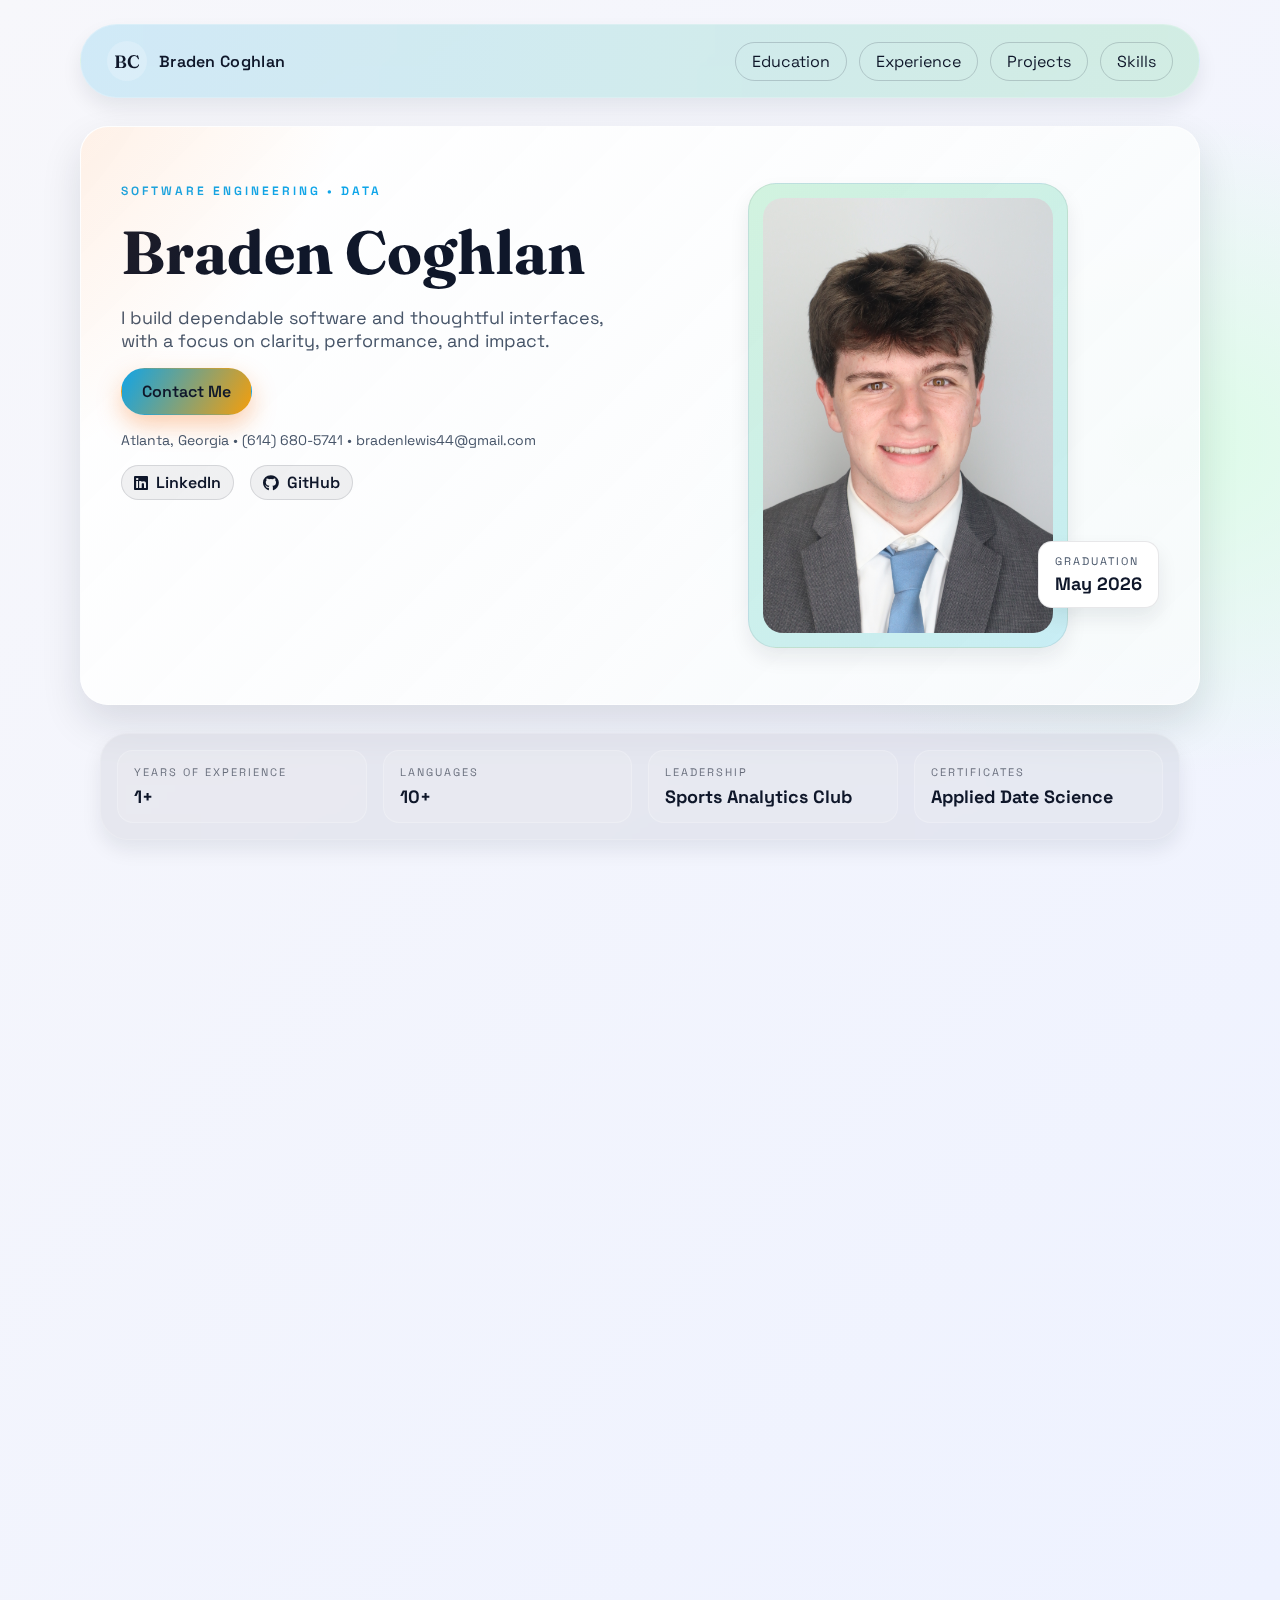
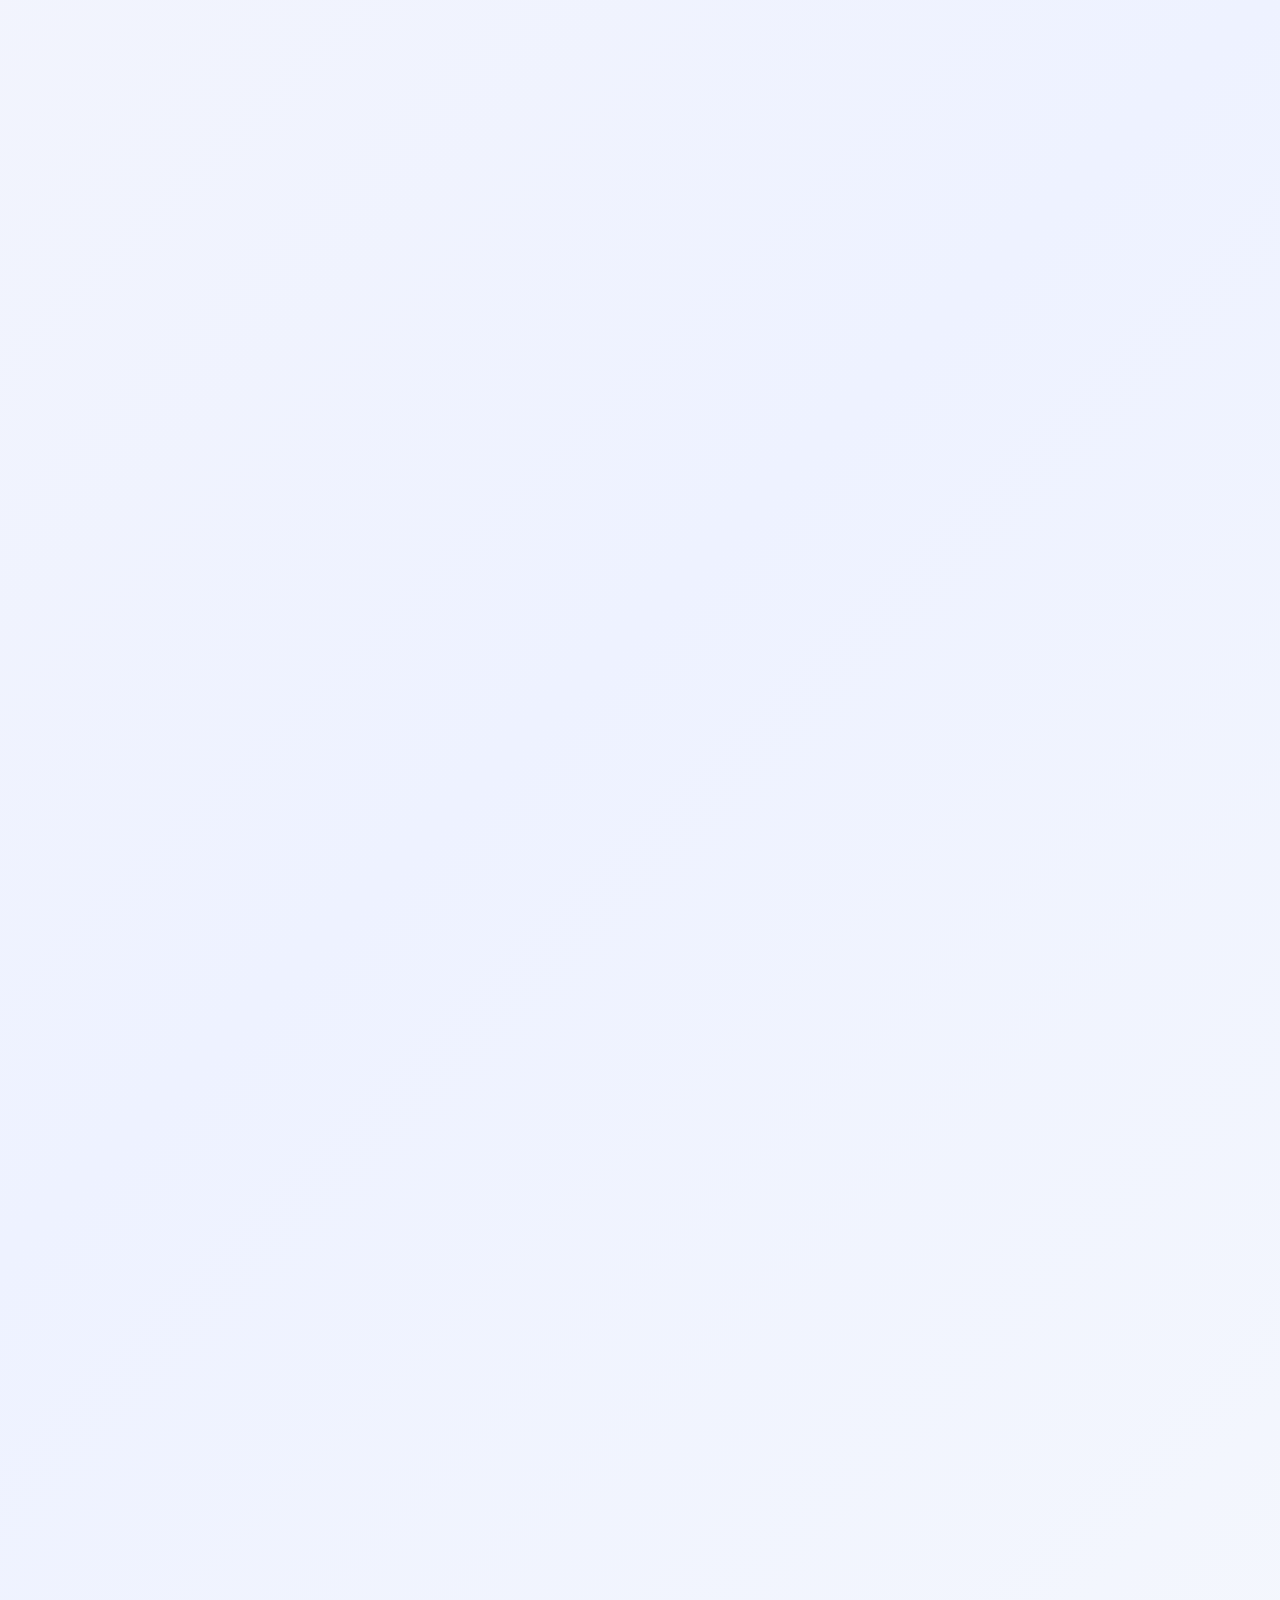
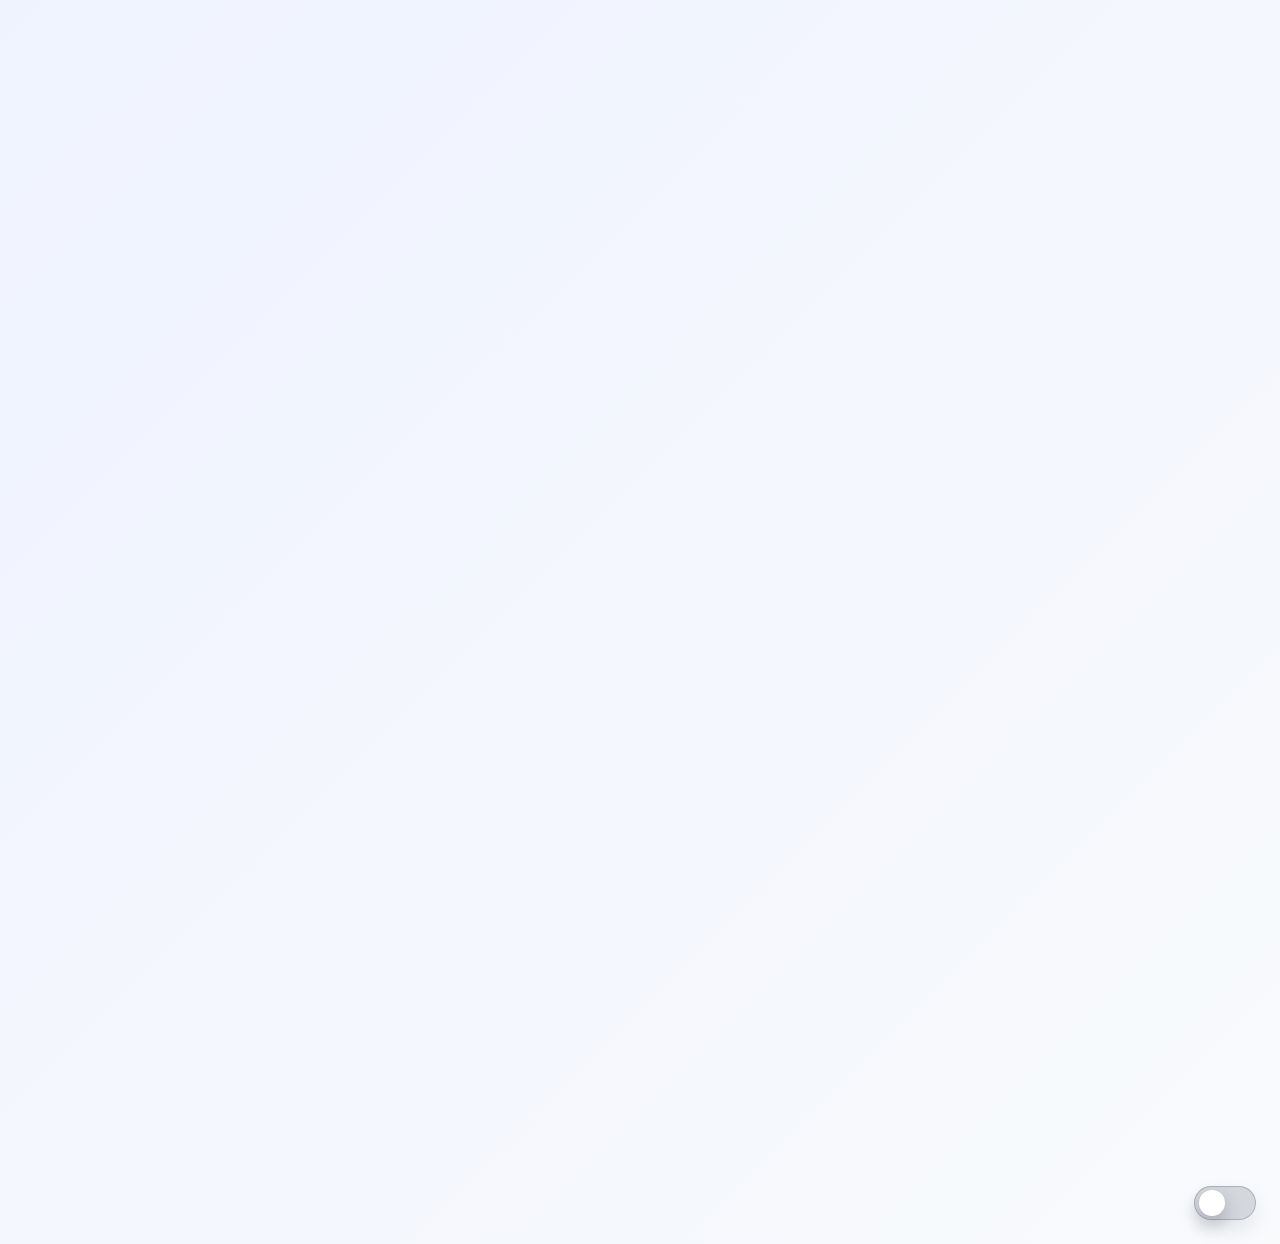
<file: index.html>
<!DOCTYPE html>
<html lang="en">
  <head>
    <meta charset="UTF-8" />
    <meta name="viewport" content="width=device-width, initial-scale=1.0" />
    <title>Braden Coghlan</title>

    <link rel="stylesheet" href="./css/style.css?v=2" />

    <link
      rel="stylesheet"
      href="https://cdnjs.cloudflare.com/ajax/libs/font-awesome/6.0.0-beta3/css/all.min.css"
    />
  </head>

  <body>
    <nav class="reveal">
      <div class="brand">
        <span class="brand-mark">BC</span>
        <span class="brand-name">Braden Coghlan</span>
      </div>
      <div class="nav-actions">
        <a class="nav-link" href="#education">Education</a>
        <a class="nav-link" href="#experience">Experience</a>
        <a class="nav-link" href="#projects">Projects</a>
        <a class="nav-link" href="#skills">Skills</a>
      </div>
    </nav>

    <header class="hero reveal">
      <div class="hero-content">
        <p class="eyebrow">Software Engineering • Data</p>
        <h1>Braden Coghlan</h1>
        <p class="lead">
          I build dependable software and thoughtful interfaces, with a focus on clarity,
          performance, and impact.
        </p>
        <div class="hero-actions">
          <a class="btn primary" href="contact.html">Contact Me</a>
        </div>
        <div class="hero-meta">
          Atlanta, Georgia &bull; (614) 680-5741 &bull; bradenlewis44@gmail.com
        </div>
        <div class="social-row">
          <a href="https://www.linkedin.com/in/braden-coghlan" target="_blank" rel="noopener">
            <i class="fab fa-linkedin"></i>
            LinkedIn
          </a>
          <a href="https://github.com/GusnGabby2" target="_blank" rel="noopener">
            <i class="fab fa-github"></i>
            GitHub
          </a>
        </div>
      </div>
      <div class="hero-media">
        <div class="portrait-wrap">
          <img src="images/Headshot.jpg" alt="Headshot of Braden Coghlan" />
        </div>
        <div class="stat-card">
          <span class="stat-label">Graduation</span>
          <span class="stat-value">May 2026</span>
        </div>
      </div>
    </header>

    <main>
      <section class="highlights reveal">
        <div class="highlight">
          <span class="highlight-label">Years of Experience</span>
          <span class="highlight-value">1+</span>
        </div>
        <div class="highlight">
          <span class="highlight-label">Languages</span>
          <span class="highlight-value">10+</span>
        </div>
        <div class="highlight">
          <span class="highlight-label">Leadership</span>
          <span class="highlight-value">Sports Analytics Club</span>
        </div>
        <div class="highlight">
          <span class="highlight-label">Certificates</span>
          <span class="highlight-value">Applied Date Science</span>
        </div>
      </section>

      <section id="education" class="reveal">
        <h2>Education</h2>
        <dl>
          <dt>University of Georgia</dt>
          <dd>BS in Computer Science, Minor in Statistics</dd>

          <dt>Graduation</dt>
          <dd>May 2026</dd>

          <dt>GPA</dt>
          <dd>3.5</dd>

          <dt>Certifications</dt>
          <dd>Applied Data Science</dd>

          <dt>Achievements</dt>
          <dd>Dean's List: Fall 2023, Summer 2025</dd>

          <dt>Clubs and Activities</dt>
          <dd>
            Sports Analytics Club (Leadership), Pickleball Club, UGA School of
            Computing Study Abroad, UGAHacks11
          </dd>

          <dt>Relevant Coursework</dt>
          <dd>
            Data Structures, Algorithms, Computer Networks, Computer
            Architecture, Mobile SW Development, VR Development, Software
            Engineering, Web Programming, Data Science, Statistical Programming,
            Applied Regression Analysis, Quality Statistical Assurance, Applied
            Experimental Design
          </dd>
        </dl>
      </section>

      <section id="experience" class="reveal">
        <h2>Experience</h2>
        <div class="timeline">
          <div class="timeline-item">
            <div class="timeline-role">Software Engineering Intern, Terma Group</div>
            <div class="timeline-meta">Atlanta, GA &bull; May 2025 – Present</div>
            <ul class="timeline-points">
              <li>
                Helped build OASIS in C++ from the ground up, an internal test
                tool that replays and validates Ethernet instrumentation traffic
                in software to avoid long hardware-in-the-loop test sessions.
              </li>
              <li>
                Extended OASIS to ingest real recorder data and internal message
                formats so teams can reproduce issues, analyze timing, and
                verify configurations without lab hardware.
              </li>
              <li>
                Built a Wireshark Lua plugin for the instrumentation protocol
                that surfaces IDs, data sizes, timestamps, counters, and
                bitfields for faster debugging.
              </li>
              <li>
                Led migration of a legacy AppServ stack from Windows XP to
                Windows 11, including full DB dump/restore and privilege
                recreation, improving stability and performance.
              </li>
              <li>
                Building a Python/Tkinter Test App Assistant that captures
                Discrete/Ethernet/Serial/1553 inputs and generates TestApp/EQT
                test scripts for repeatable hardware test execution.
              </li>
              <li>
                Implemented script generation and logging (save/clear state
                handling, input validation, formatted output) to reduce manual
                edits for engineers.
              </li>
              <li>
                Documented setup and usage for OASIS, the Wireshark plugin, and
                the migrated stack, collaborating via Git/PRs to ease
                onboarding.
              </li>
            </ul>
          </div>
        </div>
      </section>

      <section id="projects" class="reveal">
        <div class="projects-head">
          <h2>Projects</h2>
        </div>
        <div class="three-col">
          <a
            class="card project-link"
            href="https://dawgorithms.vercel.app/"
            target="_blank"
            rel="noopener"
          >
            <h3>Dawgorithms - Club Management Platform</h3>
            <p>Jan 2026</p>
            <img
              src="images/dawgorithms.png"
              alt="Dawgorithms Club Management Platform"
              width="300"
            />
            <ul>
              <li>
                Built a full-stack club management web app using Next.js,
                Node/Express, and MongoDB Atlas.
              </li>
              <li>
                Delivered a deploy-ready prototype under a time-boxed hackathon
                deadline with end-to-end data flow.
              </li>
              <li>
                Implemented REST APIs and database models for club
                creation/listing, wiring frontend pages to live endpoints.
              </li>
              <li>
                Deployed with Vercel and Render, configuring environment
                variables and production routing.
              </li>
            </ul>
          </a>
          <a
            class="card project-link"
            href="https://ugavr2025.github.io/final-project-website-immersivedawgs/"
            target="_blank"
            rel="noopener"
          >
            <h3>VR Volleyball Training Simulator</h3>
            <p>November 2025</p>
            <img src="images/VR.png" alt="VR Volleyball Training Simulator" width="300" />
            <ul>
              <li>
                Built a VR volleyball training app in Unity/C# for Meta Quest 3
                with Ready/Start world-space UI, a laser-pointer world mouse, and
                an onboarding flow that guides players into the court.
              </li>
              <li>
                Developed VR grab and highlight mechanics so players can
                raycast, select, and reposition NPCs with network ownership and
                synced movement across clients.
              </li>
            </ul>
          </a>

          <a
            class="card project-link"
            href="https://github.com/jbb32104/csci-4050-bookstore"
            target="_blank"
            rel="noopener"
          >
            <h3>Online Book Store</h3>
            <p>May 2025 – July 2025</p>
            <img src="images/book.png" alt="Online Book Store project" width="300" />
            <ul>
              <li>
                Built a full-stack app with Django REST API, Next.js/React
                TypeScript, and MySQL featuring auth, profiles, shipping, and a
                clean component-based UI.
              </li>
              <li>
                Implemented payment-method CRUD with masked display, server-side
                validation, and optional add at signup.
              </li>
            </ul>
          </a>

          <a
            class="card project-link"
            href="https://www.youtube.com/watch?v=7wIVMM-1wSQ&themeRefresh=1"
            target="_blank"
            rel="noopener"
          >
            <h3>Travel and Weather App</h3>
            <p>December 2024</p>
            <img src="images/weather.jpeg" alt="Weather App project" width="300" />
            <ul>
              <li>
                Designed and developed a JavaFX application to display travel
                and weather information by integrating APIs.
              </li>
            </ul>
          </a>
        </div>
      </section>

      <section id="skills" class="reveal">
        <h2>Skills</h2>
        <div class="skills-grid">
          <div class="skills-group">
            <h3>Languages</h3>
            <ul>
              <li><i class="fas fa-microchip"></i> C++ <span class="tier">Advanced</span></li>
              <li><i class="fas fa-code"></i> C <span class="tier">Advanced</span></li>
              <li><i class="fas fa-cubes"></i> C# <span class="tier">Proficient</span></li>
              <li><i class="fab fa-java"></i> Java <span class="tier">Proficient</span></li>
              <li><i class="fab fa-python"></i> Python <span class="tier">Advanced</span></li>
              <li><i class="fas fa-chart-line"></i> R <span class="tier">Proficient</span></li>
              <li><i class="fas fa-database"></i> SQL <span class="tier">Proficient</span></li>
              <li><i class="fab fa-html5"></i> HTML/CSS <span class="tier">Proficient</span></li>
              <li><i class="fab fa-js"></i> JavaScript <span class="tier">Proficient</span></li>
              <li><i class="fas fa-terminal"></i> Lua <span class="tier">Proficient</span></li>
            </ul>
          </div>
          <div class="skills-group">
            <h3>Tools and Tech</h3>
            <ul>
              <li><i class="fab fa-git-alt"></i> Git <span class="tier">Advanced</span></li>
              <li><i class="fas fa-microchip"></i> Green Hills <span class="tier">Proficient</span></li>
              <li><i class="fab fa-android"></i> Android Studio <span class="tier">Proficient</span></li>
              <li><i class="fas fa-chart-bar"></i> R-Studio <span class="tier">Proficient</span></li>
              <li><i class="fas fa-network-wired"></i> Wireshark <span class="tier">Advanced</span></li>
              <li><i class="fab fa-linux"></i> Linux <span class="tier">Proficient</span></li>
              <li><i class="fab fa-bitbucket"></i> BitBucket <span class="tier">Proficient</span></li>
              <li><i class="fab fa-jira"></i> Jira <span class="tier">Proficient</span></li>
              <li><i class="fab fa-confluence"></i> Confluence <span class="tier">Proficient</span></li>
              <li><i class="fab fa-unity"></i> Unity <span class="tier">Proficient</span></li>
            </ul>
          </div>
        </div>
      </section>

      <section id="resume" class="reveal resume-section">
        <h2>Resume</h2>
        <p>
          Download my latest resume or view it below.
        </p>
        <div class="resume-actions">
          <a class="btn primary" href="images/SWDA_Braden_Coghlan_Resume.pdf" download>Download Resume</a>
          <a
            class="btn ghost"
            href="images/SWDA_Braden_Coghlan_Resume.pdf"
            target="_blank"
            rel="noopener"
            aria-label="Open resume in new tab"
          >
            <i class="fas fa-up-right-from-square" aria-hidden="true"></i>
          </a>
        </div>
        <div class="resume-preview">
          <iframe
            title="Braden Coghlan Resume"
            src="images/SWDA_Braden_Coghlan_Resume.pdf"
            loading="lazy"
          ></iframe>
        </div>
      </section>
    </main>

    <footer class="reveal">
      <p>
        Braden Coghlan
        <a href="https://www.linkedin.com/in/braden-coghlan" target="_blank">
          <i class="fab fa-linkedin"></i>
        </a>
        <a href="https://github.com/GusnGabby2" target="_blank">
          <i class="fab fa-github"></i>
        </a>
      </p>
    </footer>
    <button
      class="theme-toggle floating"
      type="button"
      aria-pressed="false"
      aria-label="Toggle theme"
    >
      <span class="toggle-track" aria-hidden="true"></span>
    </button>
    <script>
      const toggle = document.querySelector(".theme-toggle");
      const storedTheme = localStorage.getItem("theme");
      const prefersLight = window.matchMedia("(prefers-color-scheme: light)").matches;
      const initialTheme = storedTheme || (prefersLight ? "light" : "dark");

      document.documentElement.setAttribute("data-theme", initialTheme);
      toggle.setAttribute("aria-pressed", initialTheme === "dark" ? "true" : "false");

      toggle.addEventListener("click", () => {
        const current = document.documentElement.getAttribute("data-theme");
        const next = current === "dark" ? "light" : "dark";
        document.documentElement.setAttribute("data-theme", next);
        localStorage.setItem("theme", next);
        toggle.setAttribute("aria-pressed", next === "dark" ? "true" : "false");
      });

      const revealItems = document.querySelectorAll(".reveal");
      const revealObserver = new IntersectionObserver(
        (entries, observer) => {
          entries.forEach((entry) => {
            if (entry.isIntersecting) {
              entry.target.classList.add("in-view");
              observer.unobserve(entry.target);
            }
          });
        },
        { threshold: 0.15 }
      );
      revealItems.forEach((item) => revealObserver.observe(item));
    </script>
  </body>
</html>
</file>
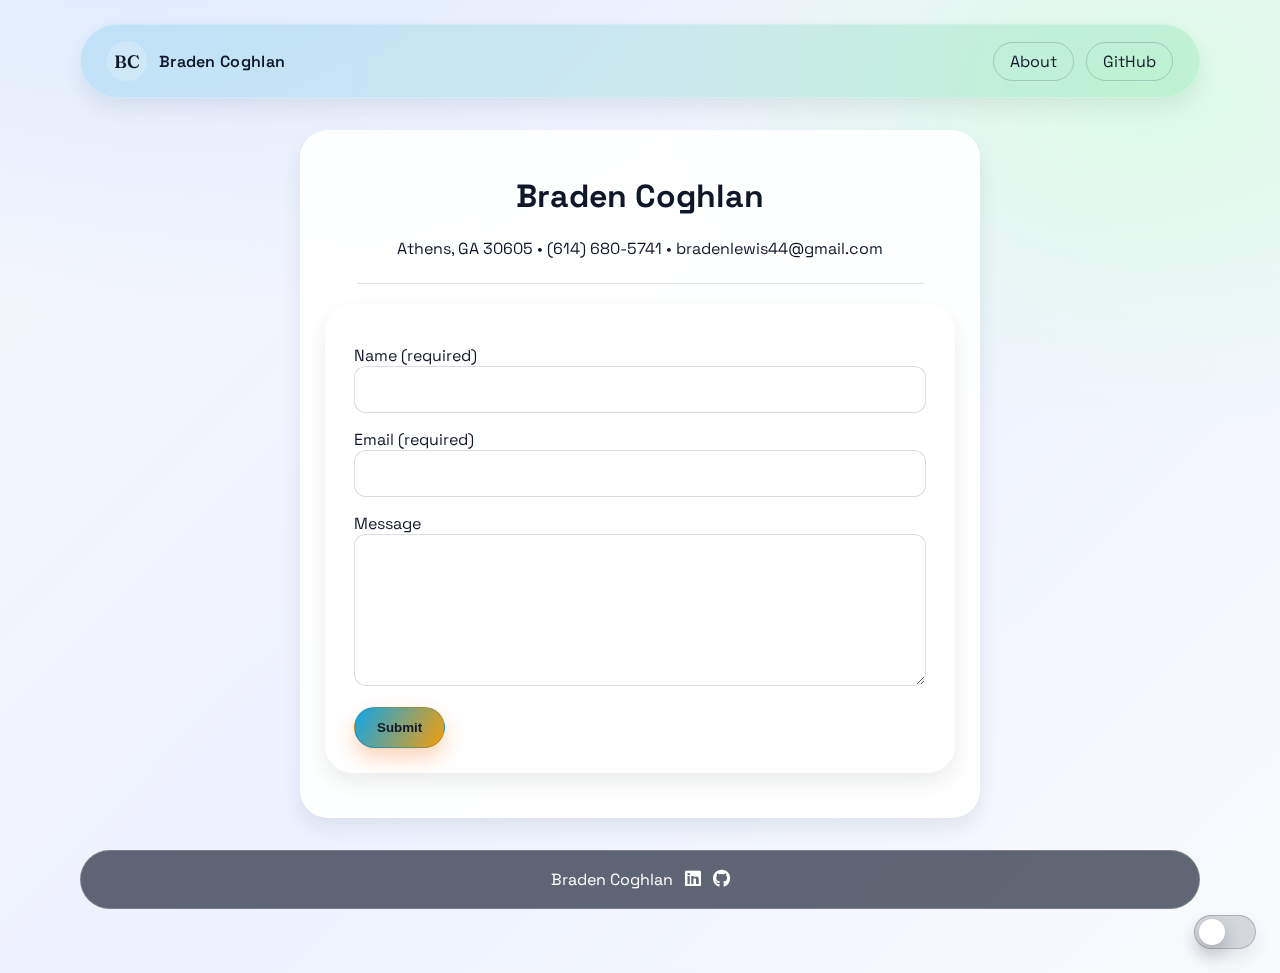
<file: contact.html>
<!DOCTYPE html>
<html lang="en">
  <head>
    <meta charset="UTF-8" />
    <meta name="viewport" content="width=device-width, initial-scale=1.0" />
    <title>Braden Coghlan - Contact</title>

    <link rel="stylesheet" href="./css/style.css?v=2" />

    <link
      rel="stylesheet"
      href="https://cdnjs.cloudflare.com/ajax/libs/font-awesome/6.0.0-beta3/css/all.min.css"
    />
  </head>

  <body>
    <nav class="reveal">
      <div class="brand">
        <span class="brand-mark">BC</span>
        <span class="brand-name">Braden Coghlan</span>
      </div>
      <div class="nav-actions">
        <a class="nav-link" href="index.html">About</a>
        <a class="nav-link" href="https://github.com/GusnGabby2" target="_blank" rel="noopener">
          GitHub
        </a>
      </div>
    </nav>

    <div class="one-col reveal">
      <header class="reveal">
        <h1>Braden Coghlan</h1>

        <p class="address">
          Athens, GA 30605 &bull; (614) 680-5741 &bull;
          bradenlewis44@gmail.com
        </p>

        <hr />
      </header>

      <section class="reveal">
        <form method="POST" action="https://formsubmit.co/your_unique_form_id">
          <p>
            Name (required)<br />
            <input type="text" name="name" required />
          </p>

          <p>
            Email (required)<br />
            <input type="email" name="email" required />
          </p>

          <p>
            Message<br />
            <textarea name="message" rows="6" cols="40"></textarea>
          </p>

          <button type="submit">Submit</button>
        </form>
      </section>
    </div>

    <footer class="reveal">
      <p>
        Braden Coghlan
        <a href="https://www.linkedin.com/in/braden-coghlan" target="_blank">
          <i class="fab fa-linkedin"></i>
        </a>
        <a href="https://github.com/GusnGabby2" target="_blank">
          <i class="fab fa-github"></i>
        </a>
      </p>
    </footer>
    <button
      class="theme-toggle floating"
      type="button"
      aria-pressed="false"
      aria-label="Toggle theme"
    >
      <span class="toggle-track" aria-hidden="true"></span>
    </button>
    <script>
      const toggle = document.querySelector(".theme-toggle");
      const storedTheme = localStorage.getItem("theme");
      const prefersLight = window.matchMedia("(prefers-color-scheme: light)").matches;
      const initialTheme = storedTheme || (prefersLight ? "light" : "dark");

      document.documentElement.setAttribute("data-theme", initialTheme);
      toggle.setAttribute("aria-pressed", initialTheme === "dark" ? "true" : "false");

      toggle.addEventListener("click", () => {
        const current = document.documentElement.getAttribute("data-theme");
        const next = current === "dark" ? "light" : "dark";
        document.documentElement.setAttribute("data-theme", next);
        localStorage.setItem("theme", next);
        toggle.setAttribute("aria-pressed", next === "dark" ? "true" : "false");
      });

      const revealItems = document.querySelectorAll(".reveal");
      const revealObserver = new IntersectionObserver(
        (entries, observer) => {
          entries.forEach((entry) => {
            if (entry.isIntersecting) {
              entry.target.classList.add("in-view");
              observer.unobserve(entry.target);
            }
          });
        },
        { threshold: 0.15 }
      );
      revealItems.forEach((item) => revealObserver.observe(item));
    </script>
  </body>
</html>
</file>
<file: css/style.css>
@import url("https://fonts.googleapis.com/css2?family=Fraunces:opsz,wght@9..144,600;9..144,700&family=Space+Grotesk:wght@400;500;600;700&display=swap");

:root {
  --bg: #0a0f1f;
  --bg-2: #111a2f;
  --bg-3: #1a0f2d;
  --panel: rgba(255, 255, 255, 0.88);
  --panel-strong: rgba(255, 255, 255, 0.96);
  --ink: #0f172a;
  --muted: #475569;
  --accent: #f97316;
  --accent-2: #06b6d4;
  --accent-3: #22c55e;
  --ring: rgba(249, 115, 22, 0.35);
  --shadow: 0 20px 60px rgba(2, 6, 23, 0.35);
  --shadow-soft: 0 12px 30px rgba(2, 6, 23, 0.18);
  --radius-lg: 28px;
  --radius-md: 16px;
  --radius-sm: 12px;
  --body-gradient: radial-gradient(1200px 700px at 10% -10%, #29355a 0%, transparent 60%),
    radial-gradient(900px 600px at 90% 10%, #2d1f4f 0%, transparent 55%),
    linear-gradient(135deg, var(--bg), var(--bg-2) 50%, var(--bg-3));
  --noise-opacity: 0.08;
  --nav-bg: linear-gradient(100deg, rgba(249, 115, 22, 0.22), rgba(6, 182, 212, 0.2));
  --nav-text: #ffffff;
  --nav-border: rgba(255, 255, 255, 0.3);
  --nav-surface: rgba(255, 255, 255, 0.16);
  --nav-border-strong: rgba(255, 255, 255, 0.6);
  --hero-bg: linear-gradient(135deg, rgba(255, 255, 255, 0.92), rgba(255, 255, 255, 0.78));
  --section-bg: var(--panel);
  --highlight-bg: rgba(15, 23, 42, 0.65);
  --highlight-text: #ffffff;
  --highlight-label: rgba(255, 255, 255, 0.7);
}

[data-theme="light"] {
  --bg: #f7f7fb;
  --bg-2: #eef2ff;
  --bg-3: #f8fafc;
  --panel: rgba(255, 255, 255, 0.94);
  --panel-strong: #ffffff;
  --ink: #0f172a;
  --muted: #475569;
  --accent: #0ea5e9;
  --accent-2: #0ea5e9;
  --accent-3: #16a34a;
  --ring: rgba(14, 165, 233, 0.3);
  --shadow: 0 18px 40px rgba(15, 23, 42, 0.12);
  --shadow-soft: 0 10px 20px rgba(15, 23, 42, 0.08);
  --body-gradient: radial-gradient(1200px 700px at 10% -10%, #dbeafe 0%, transparent 60%),
    radial-gradient(900px 600px at 90% 10%, #dcfce7 0%, transparent 55%),
    linear-gradient(135deg, var(--bg), var(--bg-2) 50%, var(--bg-3));
  --noise-opacity: 0.04;
  --nav-bg: linear-gradient(100deg, rgba(14, 165, 233, 0.16), rgba(34, 197, 94, 0.16));
  --nav-text: #0f172a;
  --nav-border: rgba(15, 23, 42, 0.18);
  --nav-surface: rgba(15, 23, 42, 0.08);
  --nav-border-strong: rgba(15, 23, 42, 0.35);
  --hero-bg: linear-gradient(135deg, rgba(255, 255, 255, 0.98), rgba(248, 250, 252, 0.9));
  --section-bg: rgba(255, 255, 255, 0.95);
  --highlight-bg: rgba(15, 23, 42, 0.06);
  --highlight-text: #0f172a;
  --highlight-label: rgba(15, 23, 42, 0.6);
}

* {
  box-sizing: border-box;
}

html {
  scroll-behavior: smooth;
}

body {
  margin: 0;
  font-family: "Space Grotesk", system-ui, sans-serif;
  color: var(--ink);
  background: var(--body-gradient);
  min-height: 100vh;
  position: relative;
  padding-bottom: 64px;
}

body::before {
  content: "";
  position: fixed;
  inset: 0;
  background-image: url("data:image/svg+xml,%3Csvg xmlns='http://www.w3.org/2000/svg' width='140' height='140' viewBox='0 0 120 120'%3E%3Cfilter id='n'%3E%3CfeTurbulence type='fractalNoise' baseFrequency='0.6' numOctaves='2' stitchTiles='stitch'/%3E%3C/filter%3E%3Crect width='120' height='120' filter='url(%23n)' opacity='0.08'/%3E%3C/svg%3E");
  pointer-events: none;
  mix-blend-mode: soft-light;
  z-index: 0;
  opacity: var(--noise-opacity);
}

main,
header,
footer,
nav {
  position: relative;
  z-index: 1;
}

nav {
  display: flex;
  justify-content: space-between;
  align-items: center;
  background: var(--nav-bg);
  color: var(--nav-text);
  padding: 16px 26px;
  margin: 24px auto 0 auto;
  max-width: 1120px;
  border-radius: 999px;
  border: 1px solid rgba(255, 255, 255, 0.22);
  backdrop-filter: blur(12px);
  box-shadow: var(--shadow-soft);
}

.brand {
  display: flex;
  align-items: center;
  gap: 12px;
  font-weight: 600;
  letter-spacing: 0.3px;
}

.brand-mark {
  width: 40px;
  height: 40px;
  border-radius: 50%;
  background: rgba(255, 255, 255, 0.2);
  display: grid;
  place-items: center;
  font-family: "Fraunces", serif;
  font-size: 18px;
}

.brand-name {
  font-size: 16px;
}

.nav-actions {
  display: flex;
  gap: 12px;
  align-items: center;
}

.nav-link {
  color: var(--nav-text);
  text-decoration: none;
  padding: 8px 16px;
  border-radius: 999px;
  border: 1px solid var(--nav-border);
  transition: transform 0.2s ease, background-color 0.2s ease, border-color 0.2s ease;
}

.nav-link:hover {
  background-color: var(--nav-surface);
  border-color: var(--nav-border-strong);
  transform: translateY(-1px);
}

.theme-toggle {
  border: 1px solid var(--nav-border);
  background: var(--nav-surface);
  color: var(--nav-text);
  padding: 8px 14px;
  border-radius: 999px;
  font-weight: 600;
  cursor: pointer;
  transition: transform 0.2s ease, background 0.2s ease;
}

.theme-toggle:hover {
  background: rgba(255, 255, 255, 0.18);
  transform: translateY(-1px);
}

.theme-toggle.floating {
  position: absolute;
  right: 24px;
  bottom: 24px;
  z-index: 10;
  width: 62px;
  height: 34px;
  padding: 0;
  border-radius: 999px;
  background: rgba(15, 23, 42, 0.15);
  border: 1px solid rgba(15, 23, 42, 0.2);
  box-shadow: var(--shadow-soft);
  display: inline-flex;
  align-items: center;
  justify-content: flex-start;
  transition: background 0.2s ease, border-color 0.2s ease;
}

.theme-toggle.floating .toggle-track {
  position: relative;
  width: 100%;
  height: 100%;
}

.theme-toggle.floating::after {
  content: "";
  position: absolute;
  width: 26px;
  height: 26px;
  border-radius: 50%;
  background: var(--panel-strong);
  left: 4px;
  top: 50%;
  transform: translateY(-50%);
  box-shadow: 0 8px 18px rgba(15, 23, 42, 0.25);
  transition: transform 0.2s ease, background 0.2s ease;
}

.theme-toggle.floating[aria-pressed="true"] {
  background: rgba(14, 165, 233, 0.25);
  border-color: rgba(14, 165, 233, 0.45);
}

.theme-toggle.floating[aria-pressed="true"]::after {
  transform: translate(28px, -50%);
}

.hero {
  display: grid;
  grid-template-columns: repeat(2, minmax(0, 1fr));
  gap: 32px;
  padding: 56px 40px;
  margin: 28px auto 0 auto;
  max-width: 1120px;
  background: var(--hero-bg);
  border-radius: var(--radius-lg);
  border: 1px solid rgba(255, 255, 255, 0.55);
  box-shadow: var(--shadow);
  position: relative;
  overflow: hidden;
}

.hero::after {
  content: "";
  position: absolute;
  inset: -40% 40% 35% -30%;
  background: radial-gradient(circle at top left, rgba(249, 115, 22, 0.28), transparent 55%);
  pointer-events: none;
}

.hero-content {
  display: flex;
  flex-direction: column;
  gap: 16px;
}

.eyebrow {
  margin: 0;
  text-transform: uppercase;
  letter-spacing: 3px;
  font-size: 12px;
  color: var(--accent-2);
  font-weight: 600;
}

.hero h1 {
  font-family: "Fraunces", serif;
  font-size: clamp(2.8rem, 2.2rem + 2vw, 4rem);
  margin: 0;
  color: var(--ink);
}

.lead {
  margin: 0;
  font-size: 18px;
  color: var(--muted);
  max-width: 520px;
}

.hero-actions {
  display: flex;
  flex-wrap: wrap;
  gap: 12px;
}

.btn {
  display: inline-flex;
  align-items: center;
  gap: 8px;
  padding: 12px 20px;
  border-radius: 999px;
  text-decoration: none;
  font-weight: 600;
  border: 1px solid transparent;
  transition: transform 0.2s ease, box-shadow 0.2s ease, background 0.2s ease;
}

.btn.primary {
  background: linear-gradient(120deg, var(--accent), #f59e0b);
  color: #0f172a;
  box-shadow: 0 10px 24px rgba(249, 115, 22, 0.35);
}

.btn.primary:hover {
  transform: translateY(-2px);
  box-shadow: 0 12px 30px rgba(249, 115, 22, 0.4);
}

.btn.ghost {
  background: rgba(15, 23, 42, 0.06);
  color: var(--ink);
  border-color: rgba(15, 23, 42, 0.12);
}

.btn.ghost:hover {
  transform: translateY(-2px);
  background: rgba(15, 23, 42, 0.12);
}

.hero-meta {
  color: var(--muted);
  font-size: 14px;
}

.social-row {
  display: flex;
  gap: 16px;
  flex-wrap: wrap;
}

.social-row a {
  display: inline-flex;
  align-items: center;
  gap: 8px;
  color: var(--ink);
  text-decoration: none;
  font-weight: 600;
  padding: 6px 12px;
  border-radius: 999px;
  background: rgba(15, 23, 42, 0.06);
  border: 1px solid rgba(15, 23, 42, 0.12);
}

.hero-media {
  position: relative;
  display: grid;
  place-items: center;
}

.portrait-wrap {
  width: min(320px, 90%);
  padding: 14px;
  border-radius: 28px;
  background: linear-gradient(140deg, rgba(34, 197, 94, 0.2), rgba(6, 182, 212, 0.2));
  border: 1px solid rgba(15, 23, 42, 0.08);
  box-shadow: var(--shadow-soft);
}

.portrait-wrap img {
  width: 100%;
  border-radius: 20px;
  display: block;
}

.stat-card {
  position: absolute;
  bottom: 40px;
  right: 0;
  padding: 12px 16px;
  border-radius: 14px;
  background: var(--panel-strong);
  box-shadow: var(--shadow-soft);
  border: 1px solid rgba(15, 23, 42, 0.1);
  display: grid;
  gap: 4px;
}

.stat-card.alt {
  top: 28px;
  right: 40px;
  bottom: auto;
}

.stat-label {
  font-size: 11px;
  letter-spacing: 2px;
  text-transform: uppercase;
  color: var(--muted);
}

.stat-value {
  font-size: 18px;
  font-weight: 700;
}

main {
  margin: 28px auto 0 auto;
  max-width: 1120px;
  padding: 0 20px 20px 20px;
}

hr {
  width: 90%;
  max-width: 900px;
  margin: 24px auto 0 auto;
  border: none;
  border-top: 1px solid rgba(15, 23, 42, 0.12);
}

section.highlights {
  display: grid;
  grid-template-columns: repeat(4, minmax(0, 1fr));
  gap: 16px;
  padding: 16px;
  background: var(--highlight-bg);
  border-radius: var(--radius-lg);
  color: var(--highlight-text);
  box-shadow: var(--shadow-soft);
  border: 1px solid rgba(255, 255, 255, 0.18);
}

.highlight {
  display: grid;
  gap: 6px;
  padding: 14px 16px;
  border-radius: 16px;
  background: rgba(255, 255, 255, 0.12);
  border: 1px solid rgba(255, 255, 255, 0.2);
}

.highlight-label {
  font-size: 11px;
  letter-spacing: 2px;
  text-transform: uppercase;
  color: var(--highlight-label);
}

.highlight-value {
  font-size: 18px;
  font-weight: 700;
}

section {
  background: var(--section-bg);
  border-radius: var(--radius-lg);
  padding: 24px 28px;
  margin: 20px 0;
  border: 1px solid rgba(255, 255, 255, 0.6);
  box-shadow: var(--shadow-soft);
  backdrop-filter: blur(10px);
}

section h2 {
  margin: 0 0 18px 0;
  color: var(--ink);
  font-weight: 700;
  letter-spacing: 0.3px;
  display: inline-flex;
  align-items: center;
  gap: 10px;
  padding: 8px 16px;
  border-radius: 999px;
  background: linear-gradient(90deg, rgba(249, 115, 22, 0.16), rgba(6, 182, 212, 0.16));
  border: 1px solid rgba(249, 115, 22, 0.25);
}

section h3 {
  font-family: "Fraunces", serif;
  color: #0f766e;
  margin: 0 0 10px 0;
}

section dl {
  display: grid;
  grid-template-columns: minmax(180px, 1fr) 2fr;
  gap: 10px 24px;
  margin: 0;
}

section dt {
  font-weight: 600;
  position: relative;
  padding-left: 18px;
}

section dt::before {
  content: "";
  position: absolute;
  left: 0;
  top: 0.5em;
  width: 8px;
  height: 8px;
  border-radius: 50%;
  background: var(--accent);
  box-shadow: 0 0 0 4px rgba(249, 115, 22, 0.2);
}

section dd {
  margin: 0;
  color: var(--muted);
}

section ul {
  margin: 0;
  padding: 0;
  list-style: none;
  display: flex;
  flex-wrap: wrap;
  gap: 10px;
}

section li {
  margin: 0;
  padding: 8px 14px;
  border-radius: 999px;
  background: rgba(15, 23, 42, 0.06);
  border: 1px solid rgba(15, 23, 42, 0.12);
  font-weight: 600;
  color: #0f172a;
  display: inline-flex;
  align-items: center;
  gap: 8px;
}

section a {
  color: var(--accent-2);
  text-decoration: none;
  font-weight: 600;
}

.tier {
  font-size: 11px;
  letter-spacing: 1.5px;
  text-transform: uppercase;
  padding: 4px 8px;
  border-radius: 999px;
  background: rgba(15, 23, 42, 0.1);
  border: 1px solid rgba(15, 23, 42, 0.18);
  color: var(--ink);
}

section a:hover {
  color: #0ea5e9;
  text-decoration: none;
}

.timeline {
  position: relative;
  padding-left: 24px;
}

.timeline::before {
  content: "";
  position: absolute;
  left: 8px;
  top: 6px;
  bottom: 6px;
  width: 2px;
  background: linear-gradient(180deg, rgba(249, 115, 22, 0.8), transparent);
}

.timeline-item {
  position: relative;
  padding-left: 18px;
}

.timeline-item::before {
  content: "";
  position: absolute;
  left: -2px;
  top: 6px;
  width: 12px;
  height: 12px;
  border-radius: 999px;
  background: var(--accent);
  box-shadow: 0 0 0 6px rgba(249, 115, 22, 0.2);
}

.timeline-role {
  font-weight: 700;
  font-size: 18px;
  color: var(--ink);
  margin-bottom: 4px;
}

.timeline-meta {
  color: var(--muted);
  margin-bottom: 12px;
}

.timeline-points {
  list-style: none;
  padding: 0;
  margin: 0;
  display: grid;
  gap: 10px;
}

.timeline-points li {
  margin: 0;
  padding: 10px 14px;
  border-radius: 12px;
  background: rgba(15, 23, 42, 0.06);
  border: 1px solid rgba(15, 23, 42, 0.12);
  font-weight: 500;
  color: var(--muted);
}

.projects-head {
  display: flex;
  align-items: center;
  justify-content: space-between;
  gap: 16px;
  margin-bottom: 16px;
}

.scroll-hint {
  font-size: 12px;
  letter-spacing: 2px;
  text-transform: uppercase;
  color: var(--muted);
}

.three-col {
  display: grid;
  grid-auto-flow: column;
  grid-auto-columns: minmax(260px, 1fr);
  gap: 20px;
  padding: 0 4px 12px 4px;
  align-items: stretch;
  overflow-x: auto;
  scroll-snap-type: x mandatory;
  scroll-padding: 8px;
}

.three-col::-webkit-scrollbar {
  height: 8px;
}

.three-col::-webkit-scrollbar-thumb {
  background: rgba(15, 23, 42, 0.2);
  border-radius: 999px;
}

.card {
  background: var(--panel-strong);
  border: 1px solid rgba(15, 23, 42, 0.08);
  border-radius: var(--radius-md);
  padding: 18px;
  box-shadow: var(--shadow-soft);
  height: 100%;
  display: flex;
  flex-direction: column;
  gap: 10px;
  transition: transform 0.2s ease, box-shadow 0.2s ease;
  scroll-snap-align: start;
}

.card:hover {
  transform: translateY(-4px);
  box-shadow: 0 18px 32px rgba(2, 6, 23, 0.2);
}

.card img {
  width: 100%;
  height: 170px;
  object-fit: cover;
  border-radius: 12px;
  display: block;
  margin-bottom: 6px;
}

.card-tag {
  font-size: 11px;
  letter-spacing: 2px;
  text-transform: uppercase;
  color: var(--accent-2);
  font-weight: 700;
}

.project-link {
  color: inherit;
  text-decoration: none;
}

.project-link:hover {
  text-decoration: none;
}

.card ul {
  list-style: disc;
  padding-left: 18px;
  display: block;
  margin: 0;
}

.card li {
  padding: 0;
  margin: 0 0 6px 0;
  border: none;
  background: transparent;
  font-weight: 500;
  color: var(--muted);
}

.skills-grid {
  display: grid;
  grid-template-columns: repeat(2, minmax(0, 1fr));
  gap: 18px;
}

.resume-section p {
  margin: 0 0 12px 0;
  color: var(--muted);
}

.resume-actions {
  display: flex;
  flex-wrap: wrap;
  gap: 12px;
  margin-bottom: 16px;
}

.resume-preview {
  border-radius: var(--radius-md);
  overflow: hidden;
  border: 1px solid rgba(15, 23, 42, 0.12);
  box-shadow: var(--shadow-soft);
  background: #ffffff;
  height: min(70vh, 760px);
}

.resume-preview iframe {
  width: 100%;
  height: 100%;
  border: none;
}

footer {
  display: flex;
  justify-content: center;
  align-items: center;
  margin: 32px auto 0 auto;
  max-width: 1120px;
  background: rgba(15, 23, 42, 0.65);
  padding: 18px 24px;
  border-radius: 999px;
  border: 1px solid rgba(255, 255, 255, 0.18);
  backdrop-filter: blur(10px);
}

footer p {
  margin: 0;
  display: flex;
  gap: 12px;
  align-items: center;
  color: #ffffff;
}

footer a {
  color: #ffffff;
  text-decoration: none;
}

footer i {
  font-size: 18px;
}

@keyframes floatIn {
  from {
    opacity: 0;
    transform: translateY(16px);
  }
  to {
    opacity: 1;
    transform: translateY(0);
  }
}

.reveal {
  opacity: 0;
  transform: translateY(16px);
  transition: opacity 0.6s ease, transform 0.6s ease;
}

.reveal.in-view {
  opacity: 1;
  transform: translateY(0);
}

@media (prefers-reduced-motion: reduce) {
  .reveal {
    opacity: 1;
    transform: none;
    transition: none;
  }
}

@media (max-width: 980px) {
  nav {
    flex-direction: column;
    gap: 12px;
    text-align: center;
    border-radius: 24px;
  }
  .nav-actions {
    flex-wrap: wrap;
    justify-content: center;
  }
  .hero {
    grid-template-columns: 1fr;
    text-align: center;
  }
  .hero-media {
    order: -1;
  }
  .hero-content {
    align-items: center;
  }
  .hero-actions {
    justify-content: center;
  }
  section dl {
    grid-template-columns: 1fr;
  }
  section.highlights {
    grid-template-columns: repeat(2, minmax(0, 1fr));
  }
  .three-col {
    grid-auto-columns: minmax(240px, 1fr);
  }
  .skills-grid {
    grid-template-columns: 1fr;
  }
}

@media (max-width: 640px) {
  .hero {
    padding: 36px 22px;
  }
  .hero h1 {
    font-size: clamp(2.2rem, 1.8rem + 3vw, 3rem);
  }
  .lead {
    font-size: 16px;
  }
  .hero-meta {
    font-size: 13px;
  }
  .social-row {
    justify-content: center;
  }
  .nav-actions {
    gap: 8px;
  }
  .nav-link {
    padding: 6px 12px;
    font-size: 13px;
  }
  .stat-card {
    position: static;
    margin-top: 12px;
  }
  .stat-card.alt {
    position: static;
  }
  .three-col {
    grid-auto-columns: 85%;
  }
  .card img {
    height: 150px;
  }
  .resume-actions {
    flex-direction: column;
    align-items: stretch;
  }
  .resume-actions .btn {
    justify-content: center;
  }
  .resume-preview {
    height: 60vh;
  }
  .theme-toggle.floating {
    right: 16px;
    bottom: 16px;
    width: 56px;
    height: 32px;
  }
}

@media print {
  body {
    background: #ffffff;
    color: #000000;
    padding: 0;
  }
  nav,
  footer,
  .scroll-hint {
    display: none;
  }
  header,
  section,
  .one-col {
    box-shadow: none;
    border: 1px solid #e2e8f0;
    background: #ffffff;
  }
  .portrait-wrap {
    box-shadow: none;
    border: 1px solid #e2e8f0;
  }
  section.highlights {
    background: #ffffff;
    color: #0f172a;
  }
  .highlight {
    background: #f8fafc;
    border-color: #e2e8f0;
  }
  .three-col {
    overflow: visible;
    grid-auto-flow: row;
    grid-auto-columns: auto;
  }
  .card {
    break-inside: avoid;
  }
  a {
    color: #000000;
    text-decoration: none;
  }
}

.one-col {
  max-width: 680px;
  margin: 0 auto;
  padding: 24px;
  background: var(--panel);
  border-radius: var(--radius-lg);
  box-shadow: var(--shadow-soft);
  border: 1px solid rgba(255, 255, 255, 0.5);
}

.one-col header {
  text-align: center;
}

.one-col.reveal {
  margin-top: 32px;
}

input,
textarea {
  width: 100%;
  padding: 12px;
  font-size: 16px;
  border: 1px solid rgba(15, 23, 42, 0.15);
  border-radius: 12px;
  box-sizing: border-box;
  font-family: "Space Grotesk", system-ui, sans-serif;
}

input:focus,
textarea:focus {
  outline: 2px solid var(--ring);
  border-color: rgba(249, 115, 22, 0.5);
}

button {
  padding: 12px 22px;
  border-radius: 999px;
  border: 1px solid rgba(15, 23, 42, 0.15);
  background: linear-gradient(120deg, var(--accent), #f59e0b);
  color: #0f172a;
  font-weight: 700;
  cursor: pointer;
  box-shadow: 0 10px 20px rgba(249, 115, 22, 0.3);
}

button:hover {
  transform: translateY(-1px);
}
</file>
